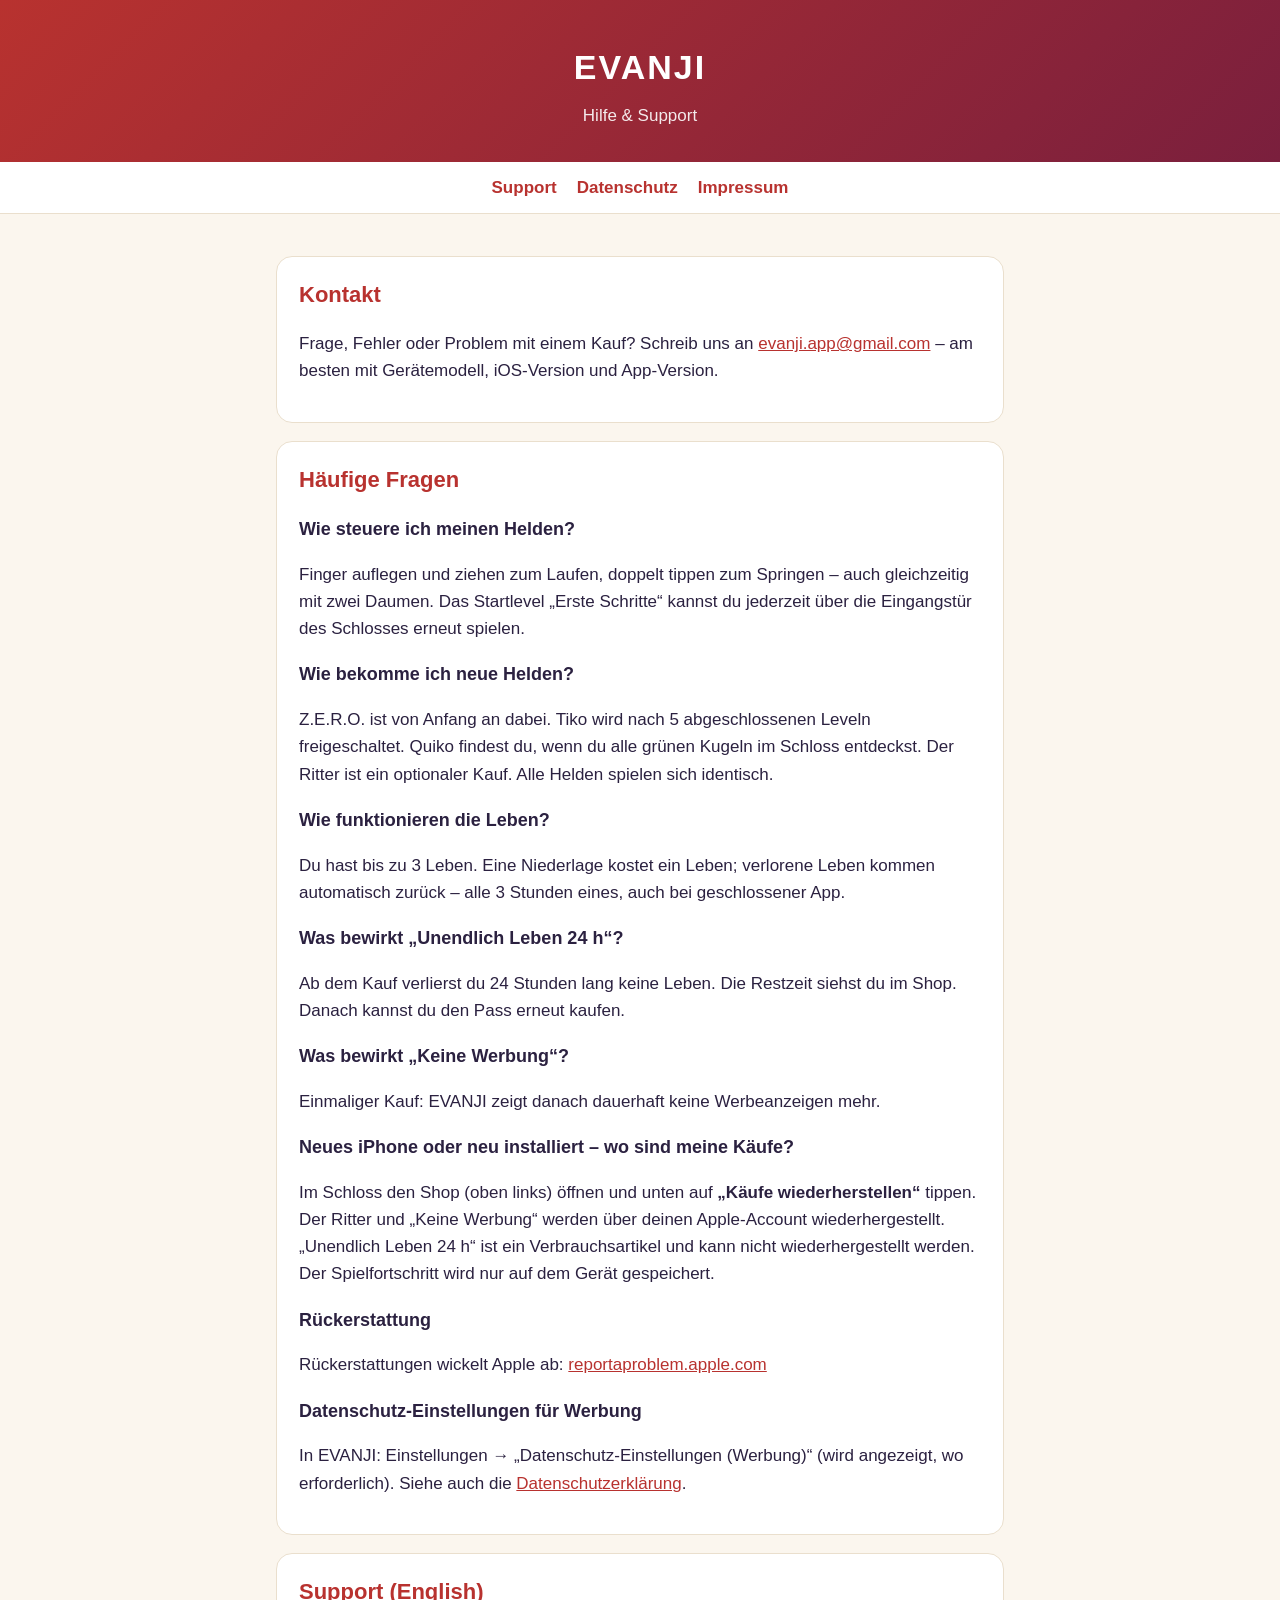
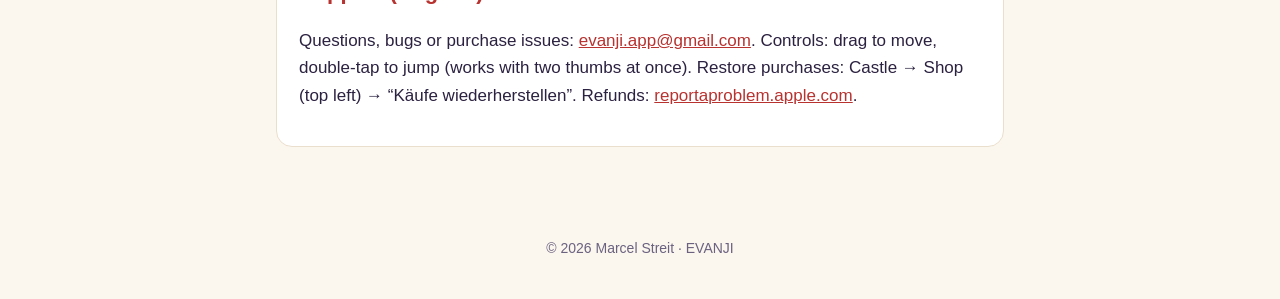
<file: index.html>
<!doctype html>
<html lang="de">
<head>
<meta charset="utf-8">
<meta name="viewport" content="width=device-width, initial-scale=1">
<title>EVANJI – Support</title>
<link rel="stylesheet" href="style.css">
</head>
<body>
<header><h1>EVANJI</h1><p>Hilfe &amp; Support</p></header>
<nav><a href="index.html">Support</a><a href="datenschutz.html">Datenschutz</a><a href="impressum.html">Impressum</a></nav>
<main>
<section>
<h2>Kontakt</h2>
<p>Frage, Fehler oder Problem mit einem Kauf? Schreib uns an <a href="mailto:evanji.app@gmail.com">evanji.app@gmail.com</a> – am besten mit
Gerätemodell, iOS-Version und App-Version.</p>
</section>

<section>
<h2>Häufige Fragen</h2>
<h3>Wie steuere ich meinen Helden?</h3>
<p>Finger auflegen und ziehen zum Laufen, doppelt tippen zum Springen – auch gleichzeitig mit zwei Daumen. Das Startlevel
„Erste Schritte“ kannst du jederzeit über die Eingangstür des Schlosses erneut spielen.</p>
<h3>Wie bekomme ich neue Helden?</h3>
<p>Z.E.R.O. ist von Anfang an dabei. Tiko wird nach 5 abgeschlossenen Leveln freigeschaltet. Quiko findest du, wenn du alle
grünen Kugeln im Schloss entdeckst. Der Ritter ist ein optionaler Kauf. Alle Helden spielen sich identisch.</p>
<h3>Wie funktionieren die Leben?</h3>
<p>Du hast bis zu 3 Leben. Eine Niederlage kostet ein Leben; verlorene Leben kommen automatisch zurück – alle 3 Stunden
eines, auch bei geschlossener App.</p>
<h3>Was bewirkt „Unendlich Leben 24 h“?</h3>
<p>Ab dem Kauf verlierst du 24 Stunden lang keine Leben. Die Restzeit siehst du im Shop. Danach kannst du den Pass erneut
kaufen.</p>
<h3>Was bewirkt „Keine Werbung“?</h3>
<p>Einmaliger Kauf: EVANJI zeigt danach dauerhaft keine Werbeanzeigen mehr.</p>
<h3>Neues iPhone oder neu installiert – wo sind meine Käufe?</h3>
<p>Im Schloss den Shop (oben links) öffnen und unten auf <strong>„Käufe wiederherstellen“</strong> tippen. Der Ritter und
„Keine Werbung“ werden über deinen Apple-Account wiederhergestellt. „Unendlich Leben 24 h“ ist ein Verbrauchsartikel und
kann nicht wiederhergestellt werden. Der Spielfortschritt wird nur auf dem Gerät gespeichert.</p>
<h3>Rückerstattung</h3>
<p>Rückerstattungen wickelt Apple ab: <a href="https://reportaproblem.apple.com">reportaproblem.apple.com</a></p>
<h3>Datenschutz-Einstellungen für Werbung</h3>
<p>In EVANJI: Einstellungen → „Datenschutz-Einstellungen (Werbung)“ (wird angezeigt, wo erforderlich). Siehe auch die
<a href="datenschutz.html">Datenschutzerklärung</a>.</p>
</section>

<section lang="en">
<h2>Support (English)</h2>
<p>Questions, bugs or purchase issues: <a href="mailto:evanji.app@gmail.com">evanji.app@gmail.com</a>. Controls: drag to move, double-tap to jump
(works with two thumbs at once). Restore purchases: Castle → Shop (top left) → “Käufe wiederherstellen”. Refunds:
<a href="https://reportaproblem.apple.com">reportaproblem.apple.com</a>.</p>
</section>
</main>
<footer>© 2026 Marcel Streit · EVANJI</footer>
</body>
</html>
</file>
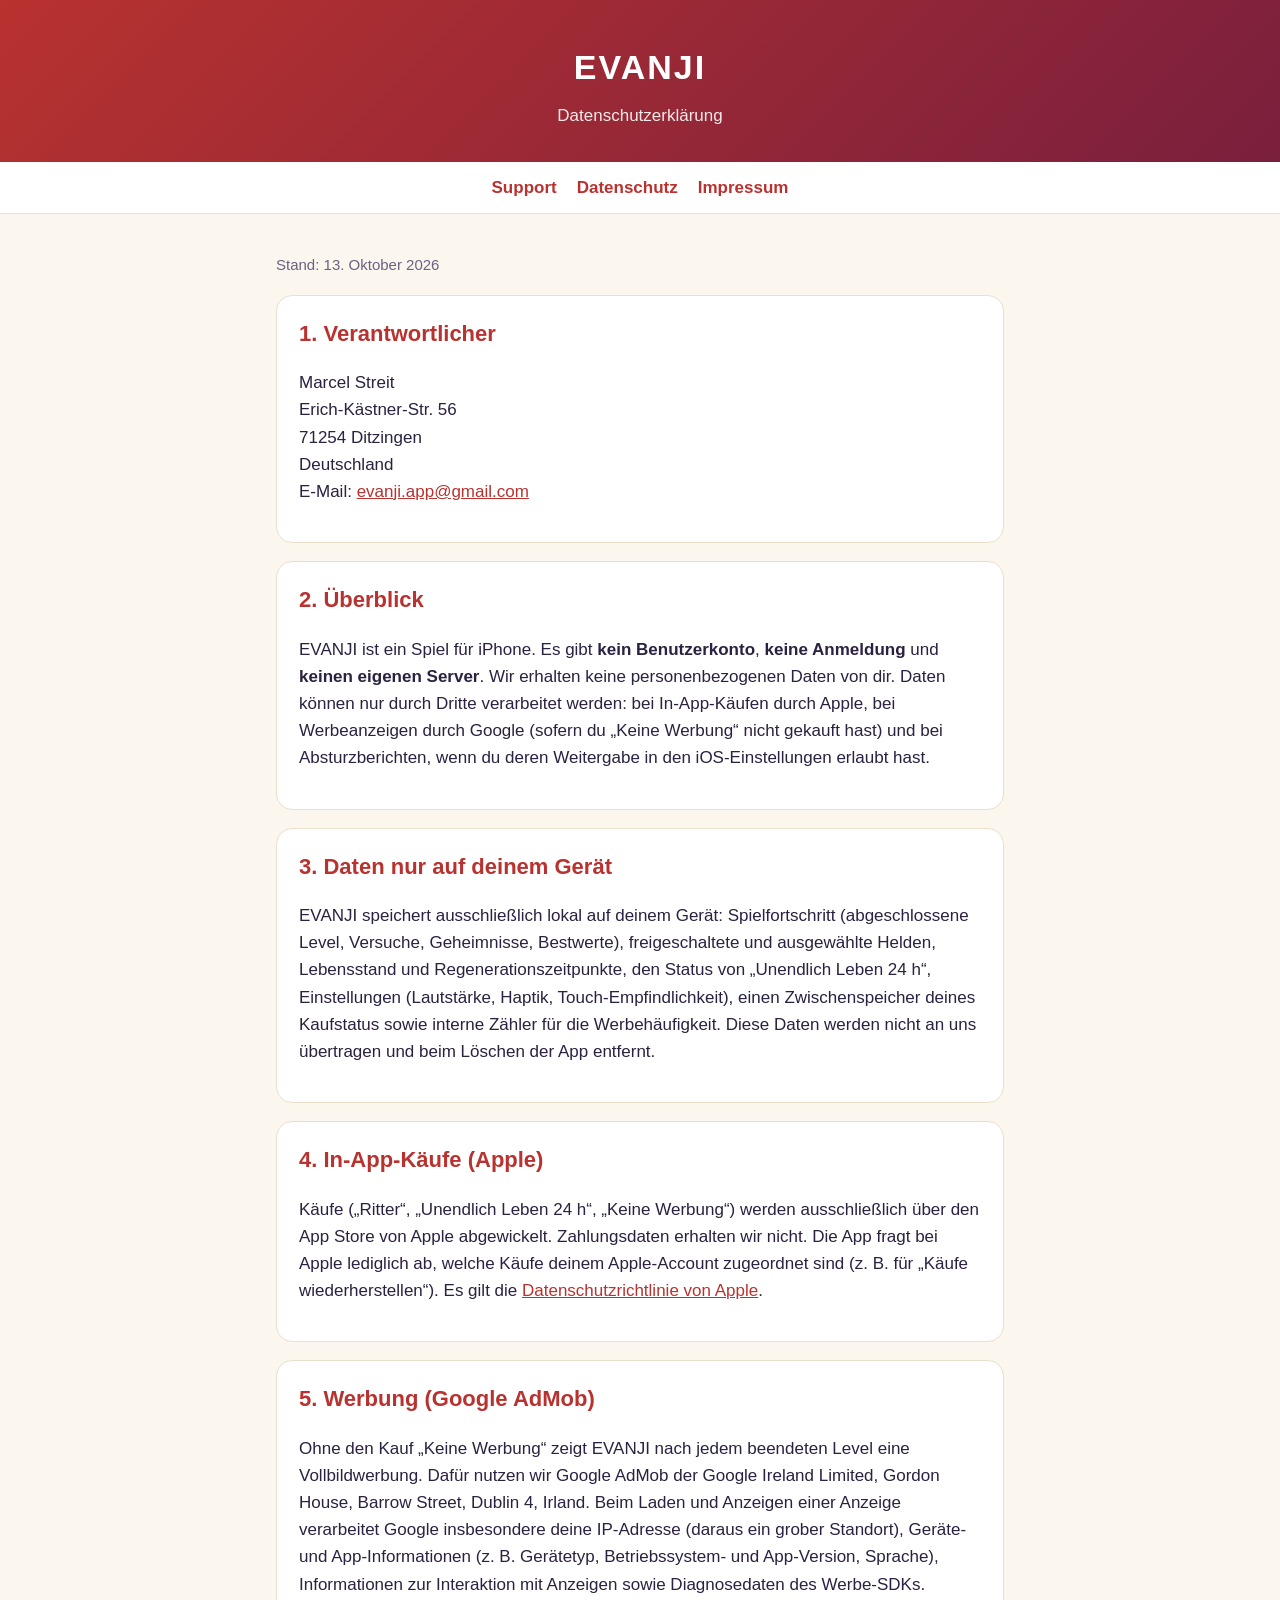
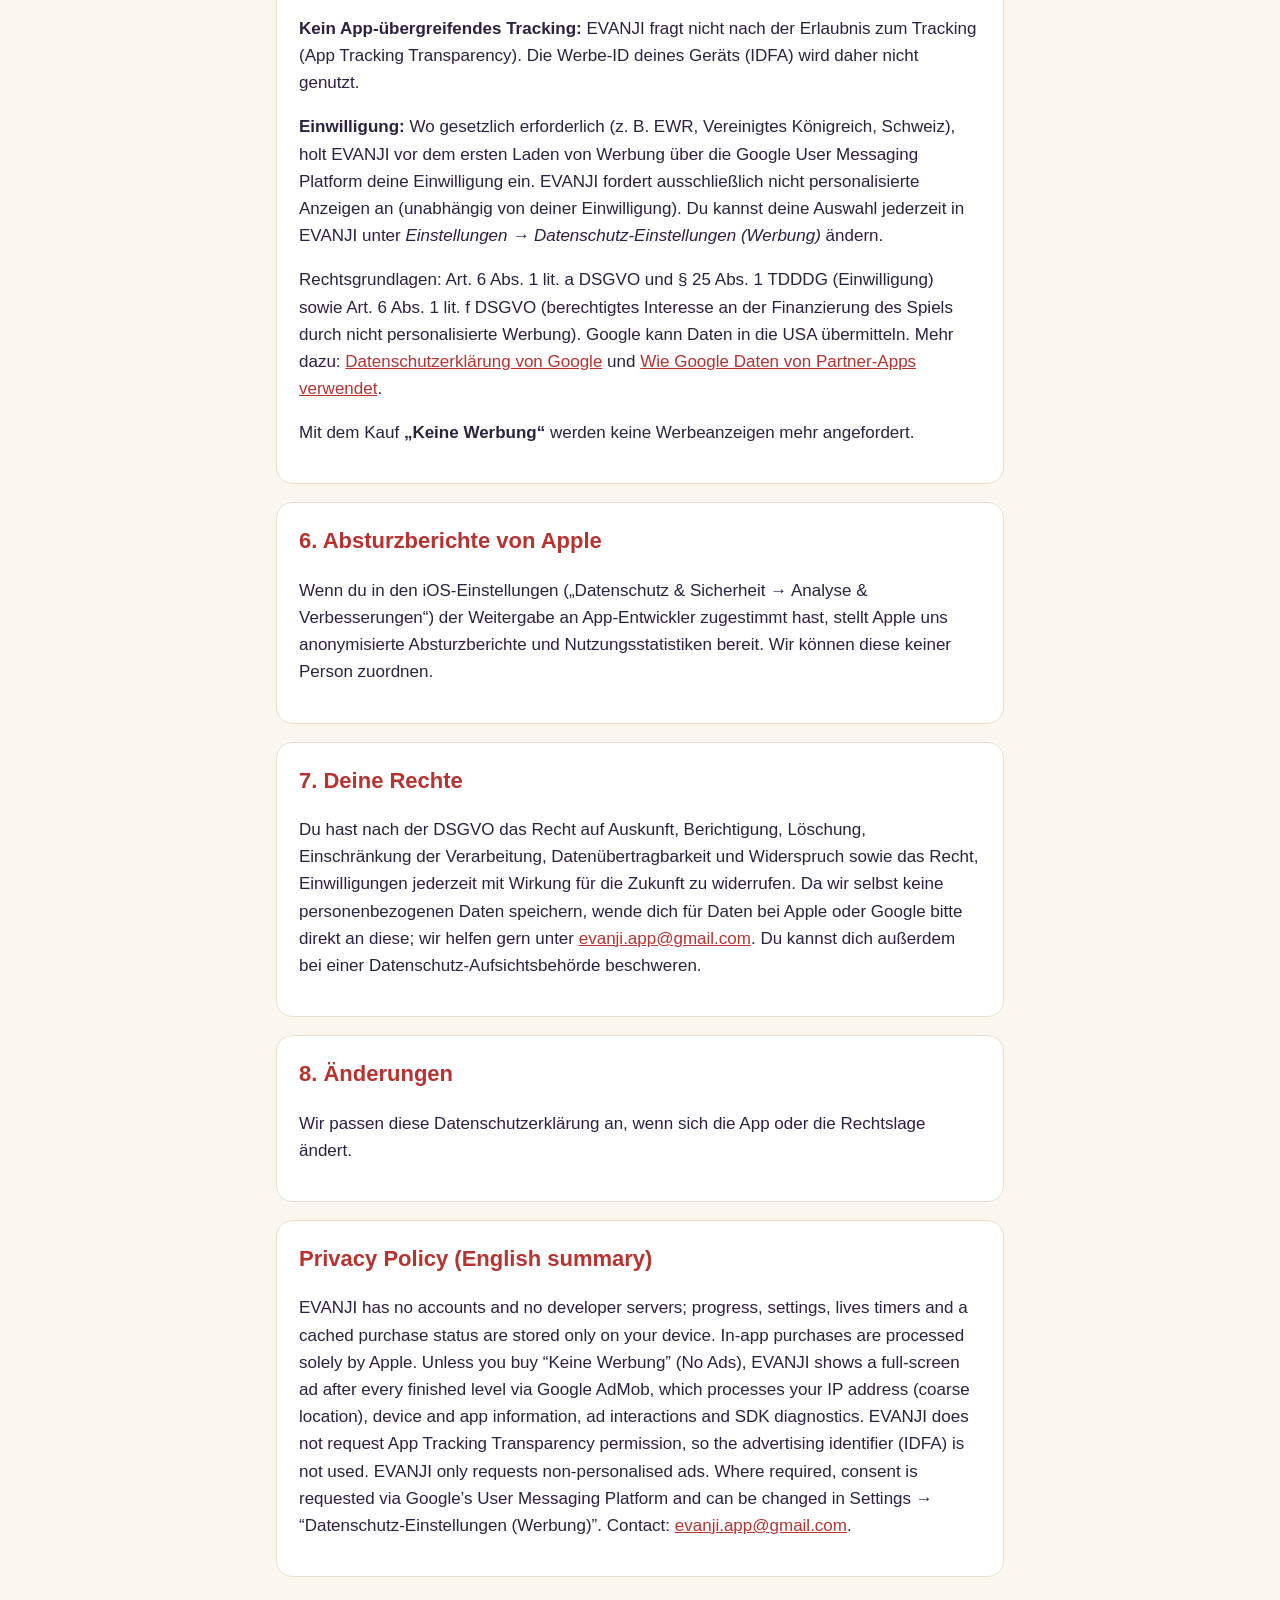
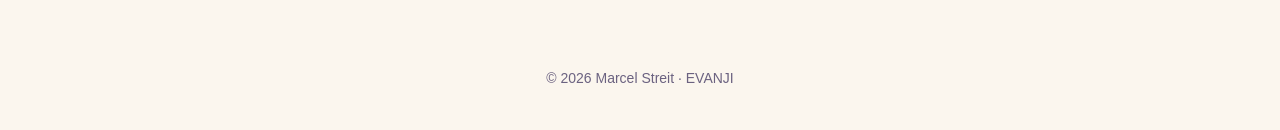
<file: datenschutz.html>
<!doctype html>
<html lang="de">
<head>
<meta charset="utf-8">
<meta name="viewport" content="width=device-width, initial-scale=1">
<title>EVANJI – Datenschutzerklärung</title>
<link rel="stylesheet" href="style.css">
</head>
<body>
<header><h1>EVANJI</h1><p>Datenschutzerklärung</p></header>
<nav><a href="index.html">Support</a><a href="datenschutz.html">Datenschutz</a><a href="impressum.html">Impressum</a></nav>
<main>
<p class="note">Stand: 13. Oktober 2026</p>

<section>
<h2>1. Verantwortlicher</h2>
<p>Marcel Streit<br>Erich-Kästner-Str. 56<br>71254 Ditzingen<br>Deutschland<br>E-Mail: <a href="mailto:evanji.app@gmail.com">evanji.app@gmail.com</a></p>
</section>

<section>
<h2>2. Überblick</h2>
<p>EVANJI ist ein Spiel für iPhone. Es gibt <strong>kein Benutzerkonto</strong>, <strong>keine Anmeldung</strong> und
<strong>keinen eigenen Server</strong>. Wir erhalten keine personenbezogenen Daten von dir. Daten können nur durch Dritte
verarbeitet werden: bei In-App-Käufen durch Apple, bei Werbeanzeigen durch Google (sofern du „Keine Werbung“ nicht gekauft
hast) und bei Absturzberichten, wenn du deren Weitergabe in den iOS-Einstellungen erlaubt hast.</p>
</section>

<section>
<h2>3. Daten nur auf deinem Gerät</h2>
<p>EVANJI speichert ausschließlich lokal auf deinem Gerät: Spielfortschritt (abgeschlossene Level, Versuche, Geheimnisse,
Bestwerte), freigeschaltete und ausgewählte Helden, Lebensstand und Regenerationszeitpunkte, den Status von „Unendlich
Leben 24 h“, Einstellungen (Lautstärke, Haptik, Touch-Empfindlichkeit), einen Zwischenspeicher deines Kaufstatus sowie
interne Zähler für die Werbehäufigkeit. Diese Daten werden nicht an uns übertragen und beim Löschen der App entfernt.</p>
</section>

<section>
<h2>4. In-App-Käufe (Apple)</h2>
<p>Käufe („Ritter“, „Unendlich Leben 24 h“, „Keine Werbung“) werden ausschließlich über den App Store von Apple
abgewickelt. Zahlungsdaten erhalten wir nicht. Die App fragt bei Apple lediglich ab, welche Käufe deinem Apple-Account
zugeordnet sind (z. B. für „Käufe wiederherstellen“). Es gilt die
<a href="https://www.apple.com/legal/privacy/">Datenschutzrichtlinie von Apple</a>.</p>
</section>

<section>
<h2>5. Werbung (Google AdMob)</h2>
<p>Ohne den Kauf „Keine Werbung“ zeigt EVANJI nach jedem beendeten Level eine Vollbildwerbung. Dafür
nutzen wir Google AdMob der Google Ireland Limited, Gordon House, Barrow Street, Dublin 4, Irland. Beim Laden und Anzeigen
einer Anzeige verarbeitet Google insbesondere deine IP-Adresse (daraus ein grober Standort), Geräte- und App-Informationen
(z. B. Gerätetyp, Betriebssystem- und App-Version, Sprache), Informationen zur Interaktion mit Anzeigen sowie
Diagnosedaten des Werbe-SDKs.</p>
<p><strong>Kein App-übergreifendes Tracking:</strong> EVANJI fragt nicht nach der Erlaubnis zum Tracking (App Tracking
Transparency). Die Werbe-ID deines Geräts (IDFA) wird daher nicht genutzt.</p>
<p><strong>Einwilligung:</strong> Wo gesetzlich erforderlich (z. B. EWR, Vereinigtes Königreich, Schweiz), holt EVANJI vor dem
ersten Laden von Werbung über die Google User Messaging Platform deine Einwilligung ein. EVANJI fordert ausschließlich nicht
personalisierte Anzeigen an (unabhängig von deiner Einwilligung). Du kannst deine Auswahl jederzeit in EVANJI unter
<em>Einstellungen → Datenschutz-Einstellungen (Werbung)</em> ändern.</p>
<p>Rechtsgrundlagen: Art. 6 Abs. 1 lit. a DSGVO und § 25 Abs. 1 TDDDG (Einwilligung) sowie Art. 6 Abs. 1 lit. f DSGVO
(berechtigtes Interesse an der Finanzierung des Spiels durch nicht personalisierte Werbung). Google kann Daten in die USA
übermitteln. Mehr dazu: <a href="https://policies.google.com/privacy">Datenschutzerklärung von Google</a> und
<a href="https://policies.google.com/technologies/partner-sites">Wie Google Daten von Partner-Apps verwendet</a>.</p>
<p>Mit dem Kauf <strong>„Keine Werbung“</strong> werden keine Werbeanzeigen mehr angefordert.</p>
</section>

<section>
<h2>6. Absturzberichte von Apple</h2>
<p>Wenn du in den iOS-Einstellungen („Datenschutz &amp; Sicherheit → Analyse &amp; Verbesserungen“) der Weitergabe an
App-Entwickler zugestimmt hast, stellt Apple uns anonymisierte Absturzberichte und Nutzungsstatistiken bereit. Wir können
diese keiner Person zuordnen.</p>
</section>

<section>
<h2>7. Deine Rechte</h2>
<p>Du hast nach der DSGVO das Recht auf Auskunft, Berichtigung, Löschung, Einschränkung der Verarbeitung,
Datenübertragbarkeit und Widerspruch sowie das Recht, Einwilligungen jederzeit mit Wirkung für die Zukunft zu widerrufen.
Da wir selbst keine personenbezogenen Daten speichern, wende dich für Daten bei Apple oder Google bitte direkt an diese;
wir helfen gern unter <a href="mailto:evanji.app@gmail.com">evanji.app@gmail.com</a>. Du kannst dich außerdem bei einer
Datenschutz-Aufsichtsbehörde beschweren.</p>
</section>

<section>
<h2>8. Änderungen</h2>
<p>Wir passen diese Datenschutzerklärung an, wenn sich die App oder die Rechtslage ändert.</p>
</section>

<section lang="en">
<h2>Privacy Policy (English summary)</h2>
<p>EVANJI has no accounts and no developer servers; progress, settings, lives timers and a cached purchase status are
stored only on your device. In-app purchases are processed solely by Apple. Unless you buy “Keine Werbung” (No Ads),
EVANJI shows a full-screen ad after every finished level via Google AdMob, which processes your IP address (coarse location), device and
app information, ad interactions and SDK diagnostics. EVANJI does not request App Tracking Transparency permission, so
the advertising identifier (IDFA) is not used. EVANJI only requests non-personalised ads. Where required, consent is requested via Google’s User Messaging Platform
and can be changed in Settings → “Datenschutz-Einstellungen (Werbung)”. Contact: <a href="mailto:evanji.app@gmail.com">evanji.app@gmail.com</a>.</p>
</section>
</main>
<footer>© 2026 Marcel Streit · EVANJI</footer>
</body>
</html>
</file>
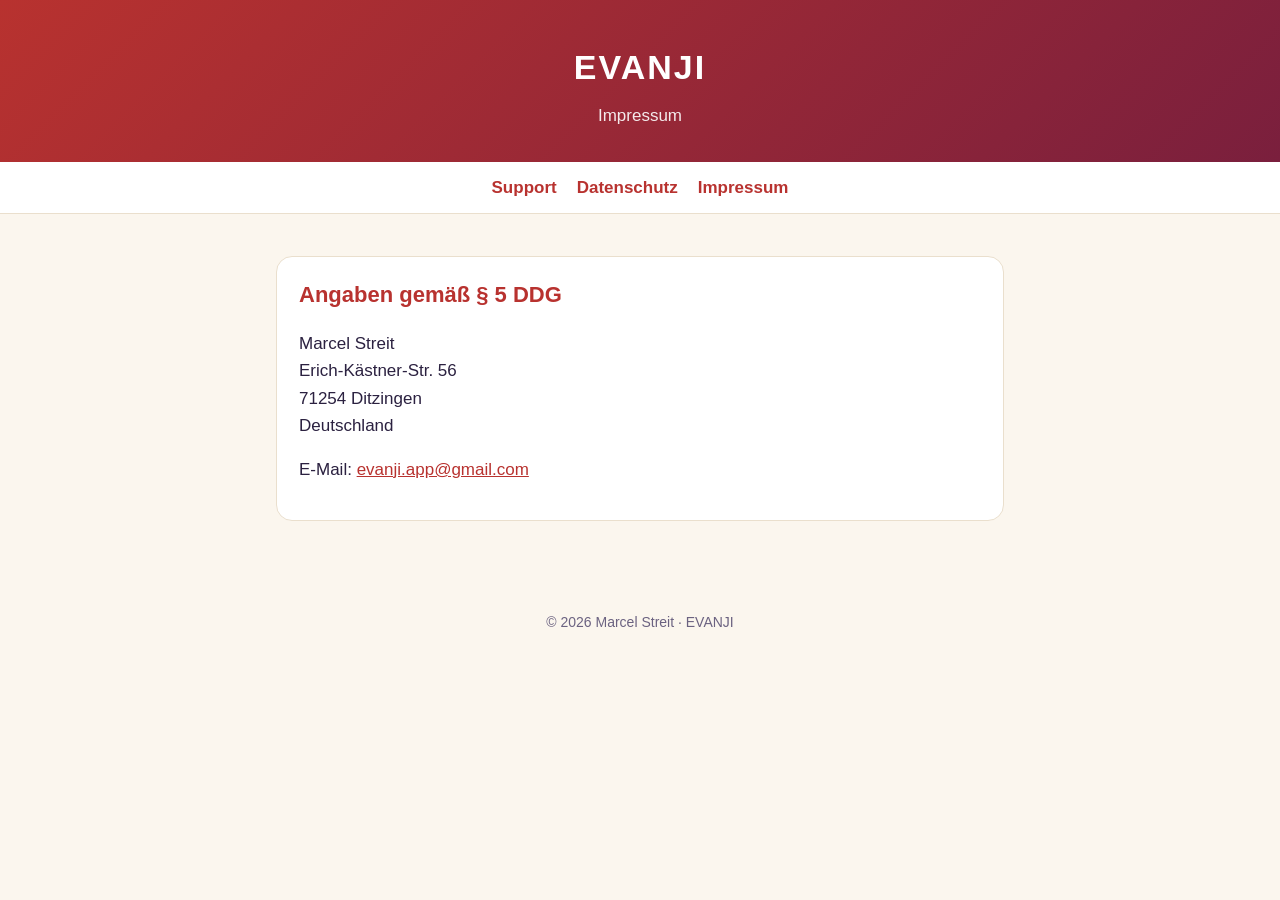
<file: impressum.html>
<!doctype html>
<html lang="de">
<head>
<meta charset="utf-8">
<meta name="viewport" content="width=device-width, initial-scale=1">
<title>EVANJI – Impressum</title>
<link rel="stylesheet" href="style.css">
</head>
<body>
<header><h1>EVANJI</h1><p>Impressum</p></header>
<nav><a href="index.html">Support</a><a href="datenschutz.html">Datenschutz</a><a href="impressum.html">Impressum</a></nav>
<main>
<section>
<h2>Angaben gemäß § 5 DDG</h2>
<p>Marcel Streit<br>Erich-Kästner-Str. 56<br>71254 Ditzingen<br>Deutschland</p>
<p>E-Mail: <a href="mailto:evanji.app@gmail.com">evanji.app@gmail.com</a></p>
</section>
</main>
<footer>© 2026 Marcel Streit · EVANJI</footer>
</body>
</html>
</file>
<file: style.css>
:root {
  --bg: #fbf6ee; --card: #ffffff; --ink: #2b2140; --muted: #6b6280;
  --accent: #b8322f; --gold: #d9a531; --line: #eadfcd;
}
@media (prefers-color-scheme: dark) {
  :root { --bg: #1d1828; --card: #272137; --ink: #f3eefb; --muted: #b7aecb; --accent: #ff7a6b; --gold: #f0c35a; --line: #3a3150; }
}
* { box-sizing: border-box; }
body { margin: 0; background: var(--bg); color: var(--ink);
  font: 17px/1.6 -apple-system, BlinkMacSystemFont, "SF Pro Text", "Segoe UI", Roboto, sans-serif; }
header { background: linear-gradient(135deg, #b8322f, #7a1f3d); color: #fff; padding: 40px 16px 32px; text-align: center; }
header h1 { margin: 0; font-size: 34px; letter-spacing: 0.06em; }
header p { margin: 8px 0 0; opacity: 0.9; }
nav { display: flex; justify-content: center; gap: 20px; padding: 12px 16px; border-bottom: 1px solid var(--line); background: var(--card); }
nav a { color: var(--accent); text-decoration: none; font-weight: 600; }
main { max-width: 760px; margin: 0 auto; padding: 24px 16px 48px; }
section { background: var(--card); border: 1px solid var(--line); border-radius: 16px; padding: 20px 22px; margin: 18px 0; }
h2 { margin-top: 0; font-size: 22px; color: var(--accent); }
h3 { font-size: 18px; margin-bottom: 4px; }
a { color: var(--accent); }
.note { color: var(--muted); font-size: 15px; }
footer { text-align: center; color: var(--muted); font-size: 14px; padding: 24px 16px 40px; }
</file>
